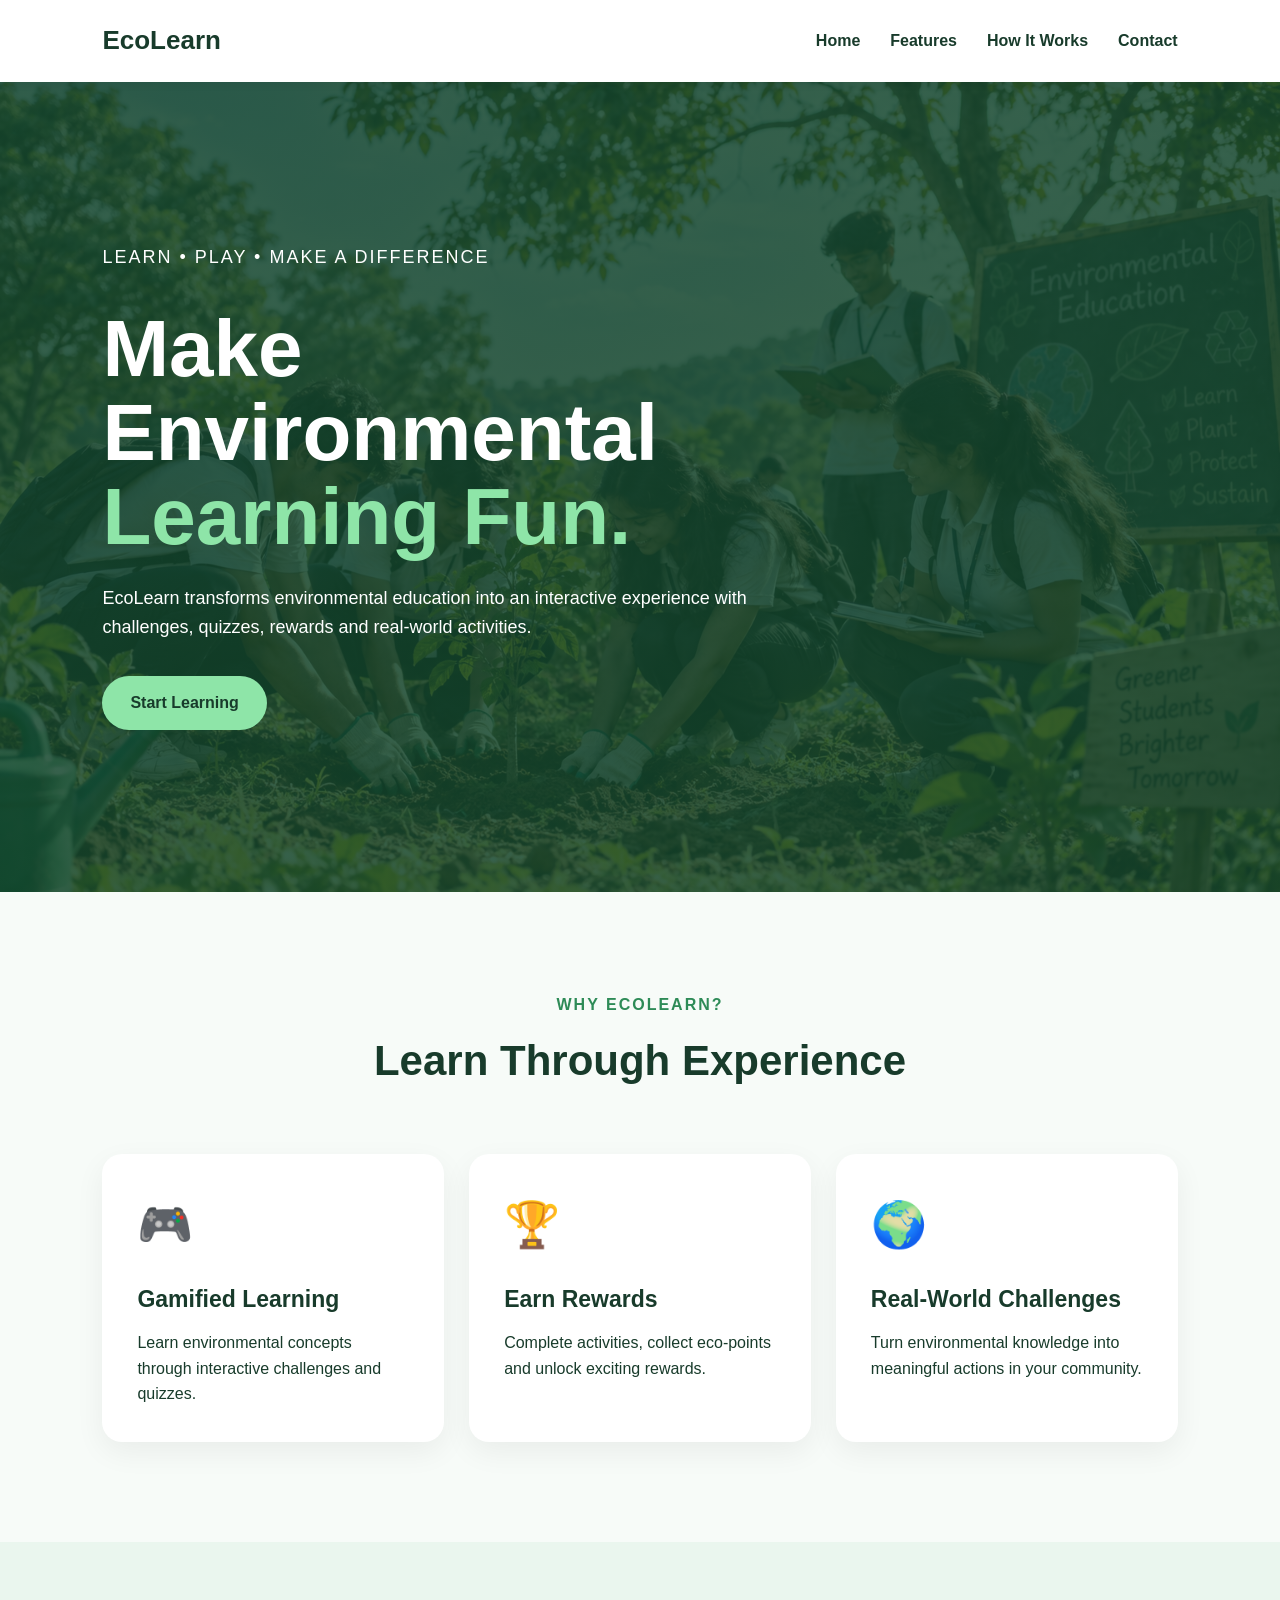
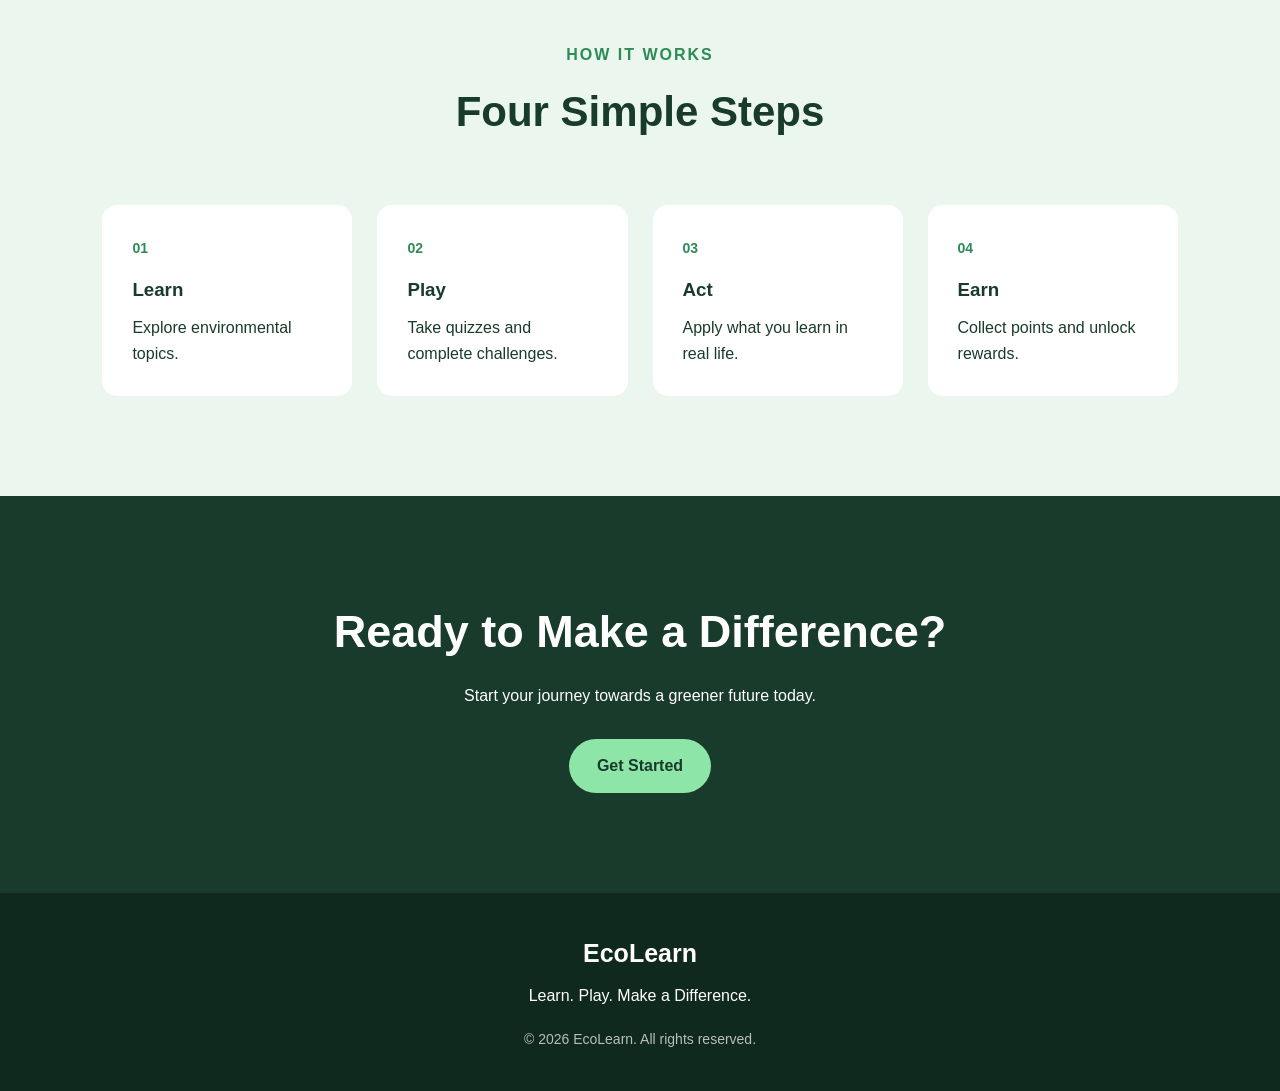
<file: WebDev-L1-LandingPage/index.html>
<!DOCTYPE html>
<html lang="en">
<head>
    <meta charset="UTF-8">
    <meta name="viewport" content="width=device-width, initial-scale=1.0">

    <title>EcoLearn | Learn. Play. Make a Difference.</title>

    <link rel="stylesheet" href="style.css">
</head>

<body>

    <!-- Navigation -->
    <header class="navbar">
        <div class="logo">EcoLearn</div>

        <nav>
            <a href="#home">Home</a>
            <a href="#features">Features</a>
            <a href="#how-it-works">How It Works</a>
            <a href="#contact">Contact</a>
        </nav>
    </header>


    <!-- Hero Section -->
    <section id="home" class="hero">

        <div class="hero-content">

            <p class="tagline">LEARN • PLAY • MAKE A DIFFERENCE</p>

            <h1>
                Make Environmental
                <span>Learning Fun.</span>
            </h1>

            <p>
                EcoLearn transforms environmental education into
                an interactive experience with challenges, quizzes,
                rewards and real-world activities.
            </p>

            <a href="#features" class="btn">
                Start Learning
            </a>

        </div>

    </section>


    <!-- Features Section -->
    <section id="features" class="features">

        <div class="section-heading">
            <p>WHY ECOLEARN?</p>
            <h2>Learn Through Experience</h2>
        </div>

        <div class="feature-grid">

            <div class="feature-card">
                <div class="icon">🎮</div>
                <h3>Gamified Learning</h3>
                <p>
                    Learn environmental concepts through
                    interactive challenges and quizzes.
                </p>
            </div>

            <div class="feature-card">
                <div class="icon">🏆</div>
                <h3>Earn Rewards</h3>
                <p>
                    Complete activities, collect eco-points
                    and unlock exciting rewards.
                </p>
            </div>

            <div class="feature-card">
                <div class="icon">🌍</div>
                <h3>Real-World Challenges</h3>
                <p>
                    Turn environmental knowledge into
                    meaningful actions in your community.
                </p>
            </div>

        </div>

    </section>


    <!-- How It Works -->
    <section id="how-it-works" class="how-it-works">

        <div class="section-heading">
            <p>HOW IT WORKS</p>
            <h2>Four Simple Steps</h2>
        </div>

        <div class="steps">

            <div class="step">
                <span>01</span>
                <h3>Learn</h3>
                <p>Explore environmental topics.</p>
            </div>

            <div class="step">
                <span>02</span>
                <h3>Play</h3>
                <p>Take quizzes and complete challenges.</p>
            </div>

            <div class="step">
                <span>03</span>
                <h3>Act</h3>
                <p>Apply what you learn in real life.</p>
            </div>

            <div class="step">
                <span>04</span>
                <h3>Earn</h3>
                <p>Collect points and unlock rewards.</p>
            </div>

        </div>

    </section>


    <!-- CTA -->
    <section id="contact" class="cta">

        <h2>Ready to Make a Difference?</h2>

        <p>
            Start your journey towards a greener future today.
        </p>

        <a href="mailto:hello@ecolearn.com" class="btn">
            Get Started
        </a>

    </section>


    <!-- Footer -->
    <footer>

        <div class="footer-logo">EcoLearn</div>

        <p>
            Learn. Play. Make a Difference.
        </p>

        <p class="copyright">
            © 2026 EcoLearn. All rights reserved.
        </p>

    </footer>

</body>
</html>
</file>
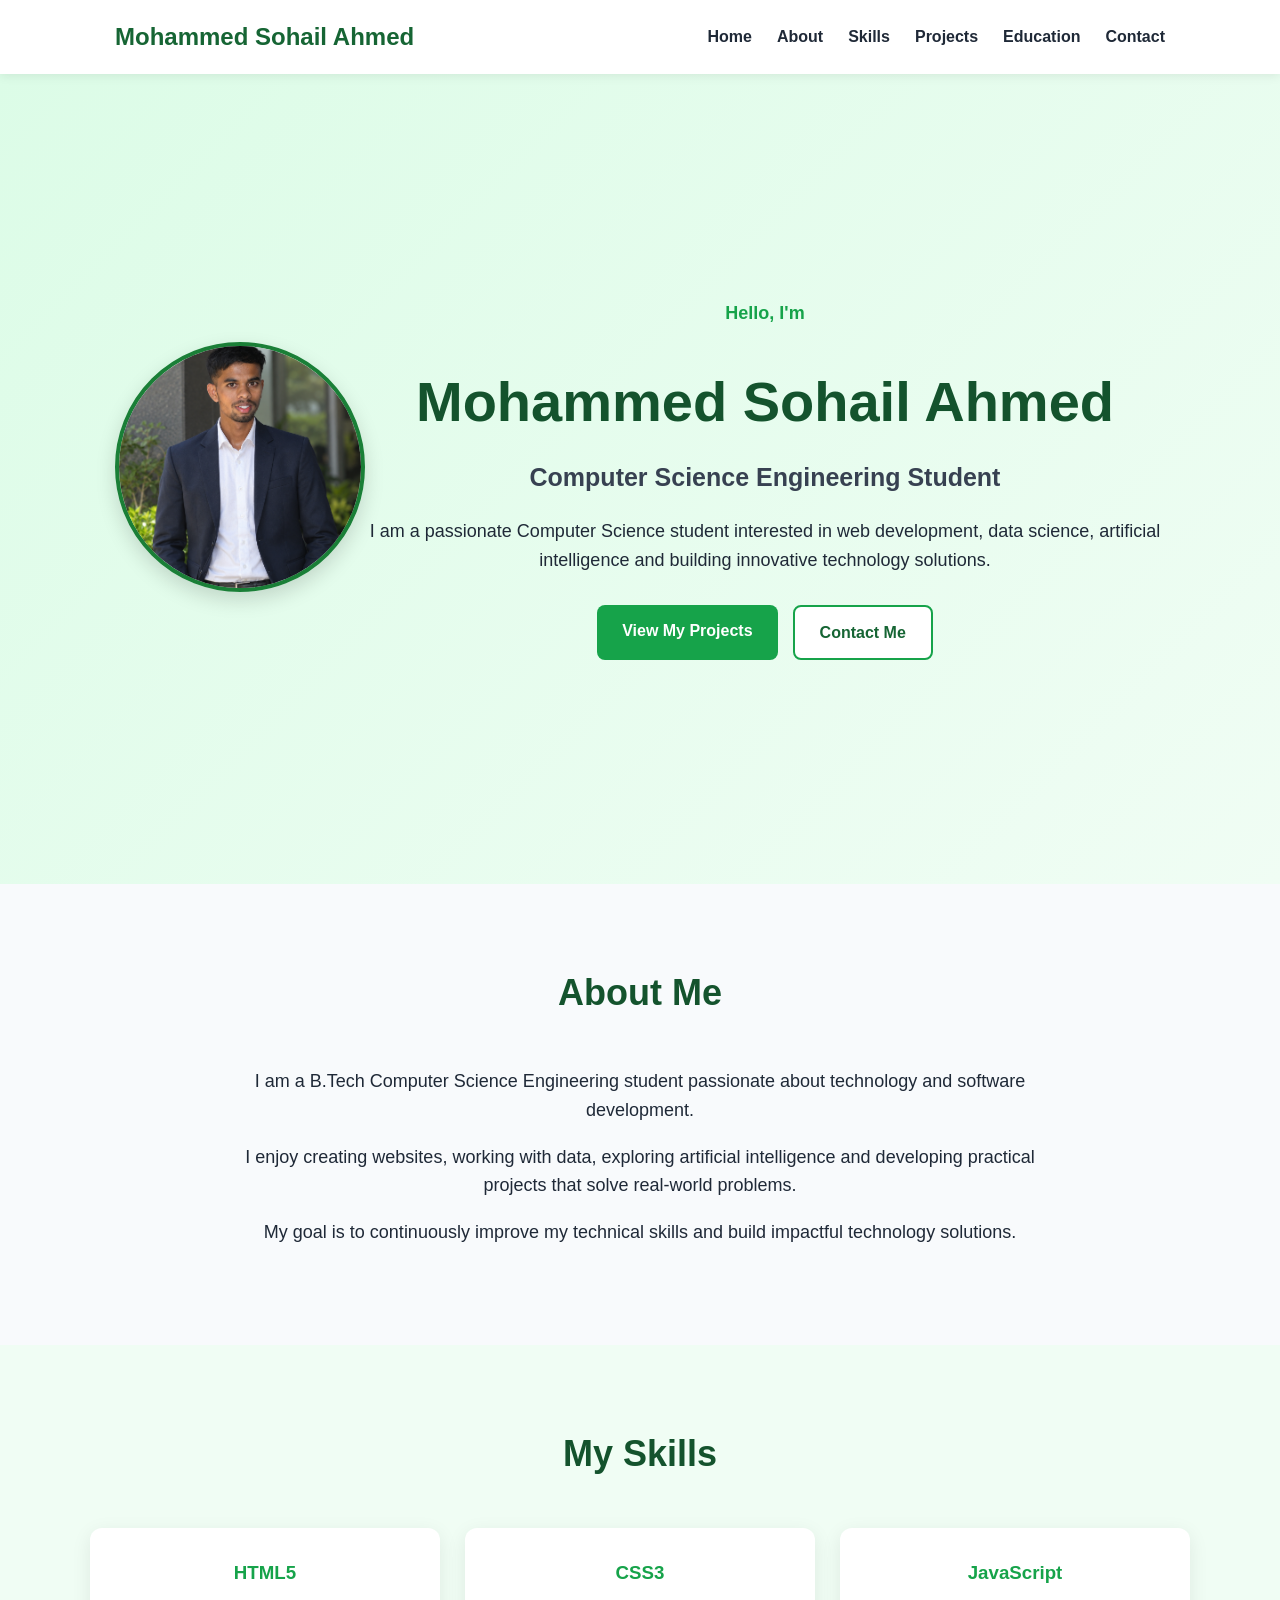
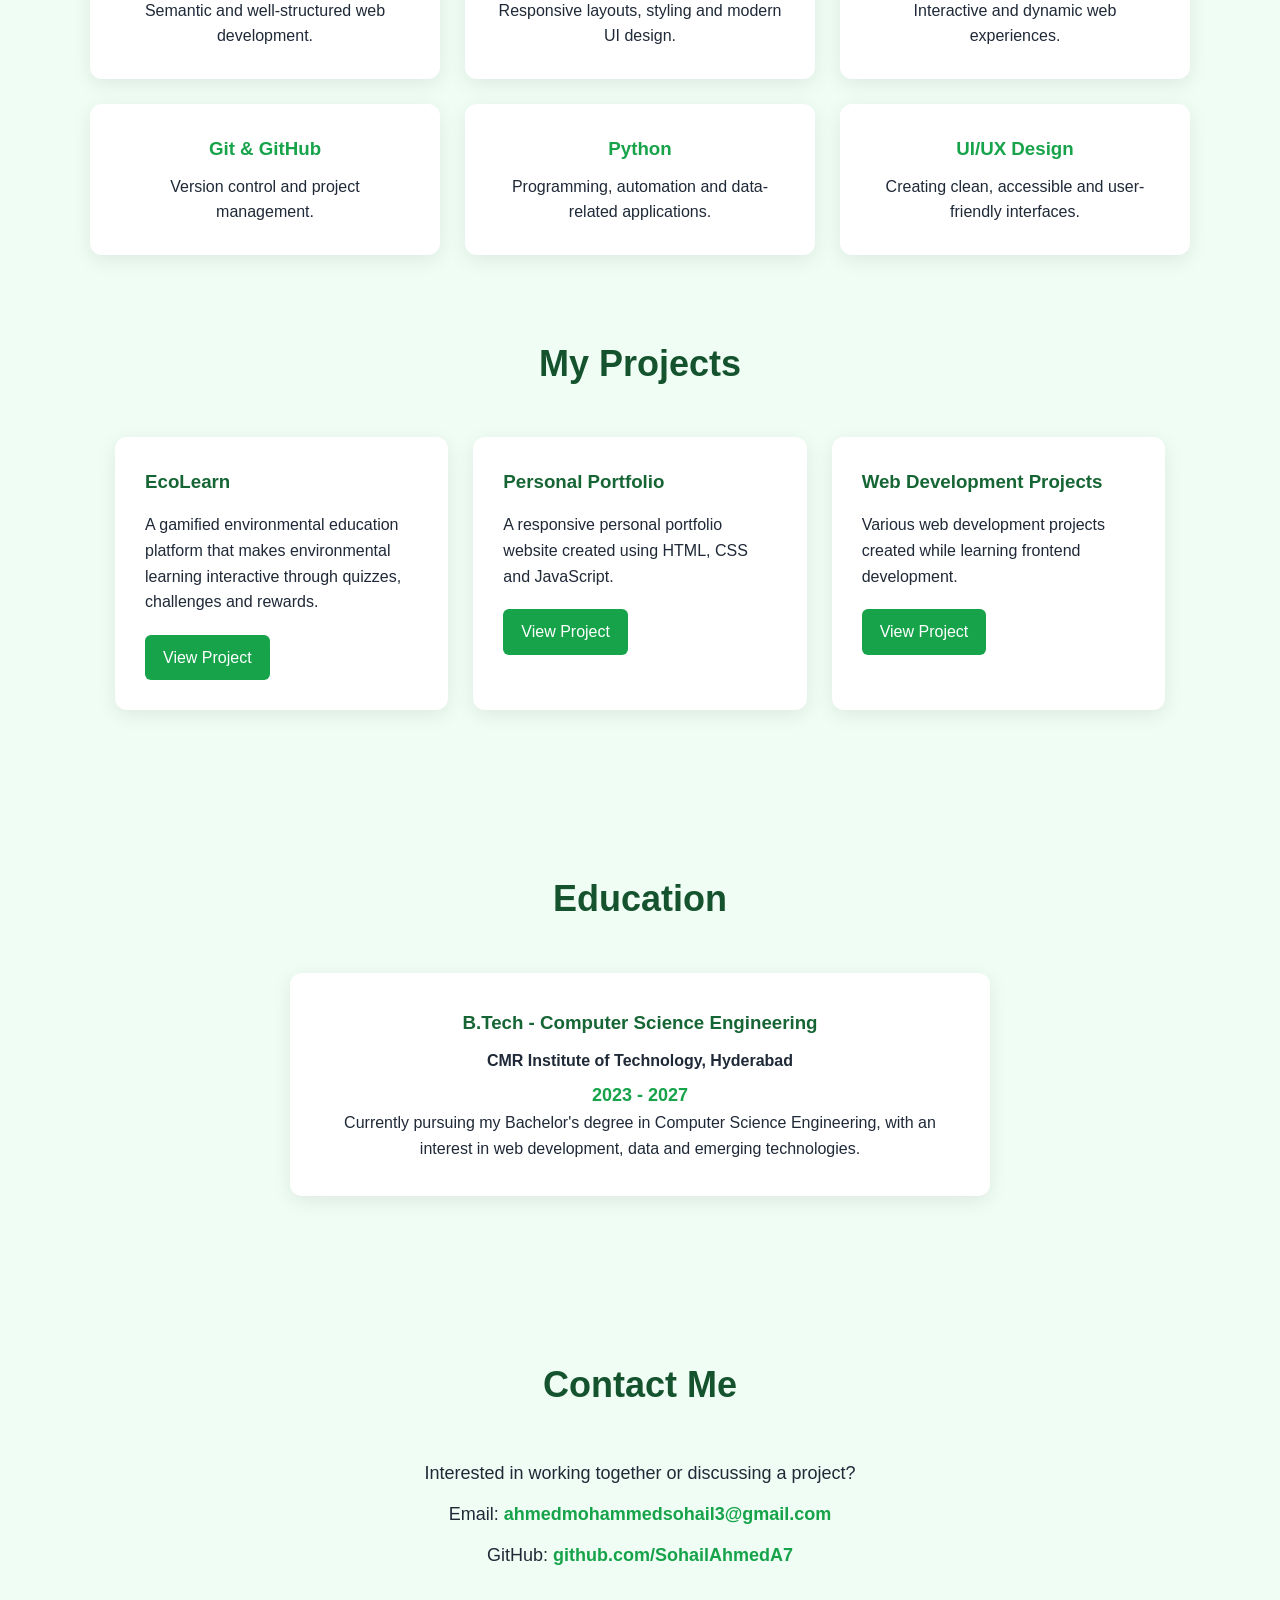
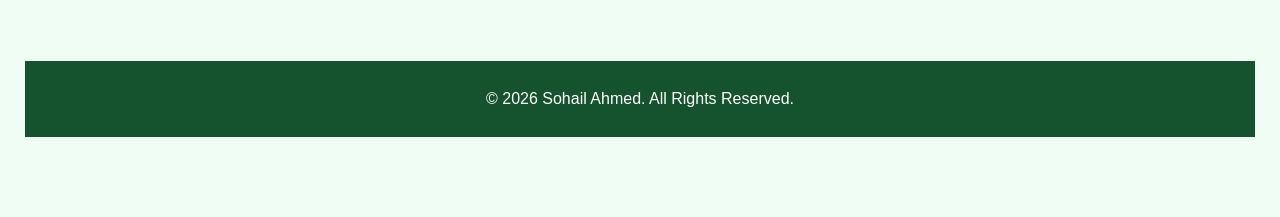
<file: WebDev-L1-PersonalPortfolio/index.html>
<!DOCTYPE html>
<html lang="en">
<head>
    <meta charset="UTF-8">
    <meta name="viewport" content="width=device-width, initial-scale=1.0">

    <title>Mohammed Sohail Ahmed | Personal Portfolio</title>

    <link rel="stylesheet" href="style.css">
</head>

<body>

    <!-- Navigation -->
    <header>
        <nav class="navbar">

            <div class="logo">
                Mohammed Sohail Ahmed
            </div>

            <ul class="nav-links">
                <li><a href="#home">Home</a></li>
                <li><a href="#about">About</a></li>
                <li><a href="#skills">Skills</a></li>
                <li><a href="#projects">Projects</a></li>
                <li><a href="#education">Education</a></li>
                <li><a href="#contact">Contact</a></li>
            </ul>

        </nav>
    </header>


    <!-- Home Section -->
    <section id="home" class="hero">
        <div class="hero-image">
    <img src="images/profile.png" alt="Mohammed Sohail Ahmed">
</div>

        <div class="hero-content">

            <p class="intro">Hello, I'm</p>

            <h1>Mohammed Sohail Ahmed</h1>

            <h2>Computer Science Engineering Student</h2>

            <p>
                I am a passionate Computer Science student interested in
                web development, data science, artificial intelligence
                and building innovative technology solutions.
            </p>

            <div class="hero-buttons">
                <a href="#projects" class="btn">View My Projects</a>
                <a href="#contact" class="btn secondary">Contact Me</a>
            </div>

        </div>

    </section>


    <!-- About Section -->
    <section id="about" class="section">

        <h2 class="section-title">About Me</h2>

        <div class="about-content">

            <div class="about-text">

                <p>
                    I am a B.Tech Computer Science Engineering student
                    passionate about technology and software development.
                </p>

                <p>
                    I enjoy creating websites, working with data,
                    exploring artificial intelligence and developing
                    practical projects that solve real-world problems.
                </p>

                <p>
                    My goal is to continuously improve my technical skills
                    and build impactful technology solutions.
                </p>

            </div>

        </div>

    </section>


    <!-- Skills Section -->
    <section id="skills" class="section skills-section">

        <h2 class="section-title">My Skills</h2>

<div class="skills-grid">

    <div class="skill-card">
        <h3>HTML5</h3>
        <p>Semantic and well-structured web development.</p>
    </div>

    <div class="skill-card">
        <h3>CSS3</h3>
        <p>Responsive layouts, styling and modern UI design.</p>
    </div>

    <div class="skill-card">
        <h3>JavaScript</h3>
        <p>Interactive and dynamic web experiences.</p>
    </div>

    <div class="skill-card">
        <h3>Git & GitHub</h3>
        <p>Version control and project management.</p>
    </div>

    <div class="skill-card">
        <h3>Python</h3>
        <p>Programming, automation and data-related applications.</p>
    </div>

    <div class="skill-card">
        <h3>UI/UX Design</h3>
        <p>Creating clean, accessible and user-friendly interfaces.</p>
    </div>

</div>

    <!-- Projects Section -->
    <section id="projects" class="section">

        <h2 class="section-title">My Projects</h2>

        <div class="projects-grid">

            <div class="project-card">

                <h3>EcoLearn</h3>

                <p>
                    A gamified environmental education platform that
                    makes environmental learning interactive through
                    quizzes, challenges and rewards.
                </p>

                <a href="https://eco-chi-smoky.vercel.app/" 
   class="project-btn" 
   target="_blank">
    View Project
</a>

            </div>


            <div class="project-card">

                <h3>Personal Portfolio</h3>

                <p>
                    A responsive personal portfolio website created
                    using HTML, CSS and JavaScript.
                </p>

                <a href="https://github.com/SohailAhmedA7/OIBSIP" 
   class="project-btn" 
   target="_blank">
    View Project
</a>
            </div>


            <div class="project-card">

                <h3>Web Development Projects</h3>

                <p>
                    Various web development projects created while
                    learning frontend development.
                </p>

                <a href="#" class="project-btn">View Project</a>

            </div>

        </div>

    </section>


    <!-- Education Section -->
    <section id="education" class="section education-section">

       

    <h2 class="section-title">Education</h2>

    <div class="education-card">

        <h3>B.Tech - Computer Science Engineering</h3>

        <h4>CMR Institute of Technology, Hyderabad</h4>
<p class="education-year">2023 - 2027</p>

        <p>
            Currently pursuing my Bachelor's degree in Computer Science
            Engineering, with an interest in web development, data and
            emerging technologies.
        </p>

    </div>

</section>


    <!-- Contact Section -->
    <section id="contact" class="section contact-section">

        <h2 class="section-title">Contact Me</h2>

        <div class="contact-content">

            <p>
                Interested in working together or discussing a project?
            </p>

            <p>
                Email:
                <a href="mailto:ahmedmohammedsohail3@gmail.com">
                    ahmedmohammedsohail3@gmail.com
                </a>
            </p>

            <p>
                GitHub:
                <a href="https://github.com/SohailAhmedA7" target="_blank">
                    github.com/SohailAhmedA7
                </a>
            </p>

        </div>

    </section>


    <!-- Footer -->
    <footer>

        <p>
            © 2026 Sohail Ahmed. All Rights Reserved.
        </p>

    </footer>


    <script src="script.js"></script>

</body>
</html>
</file>
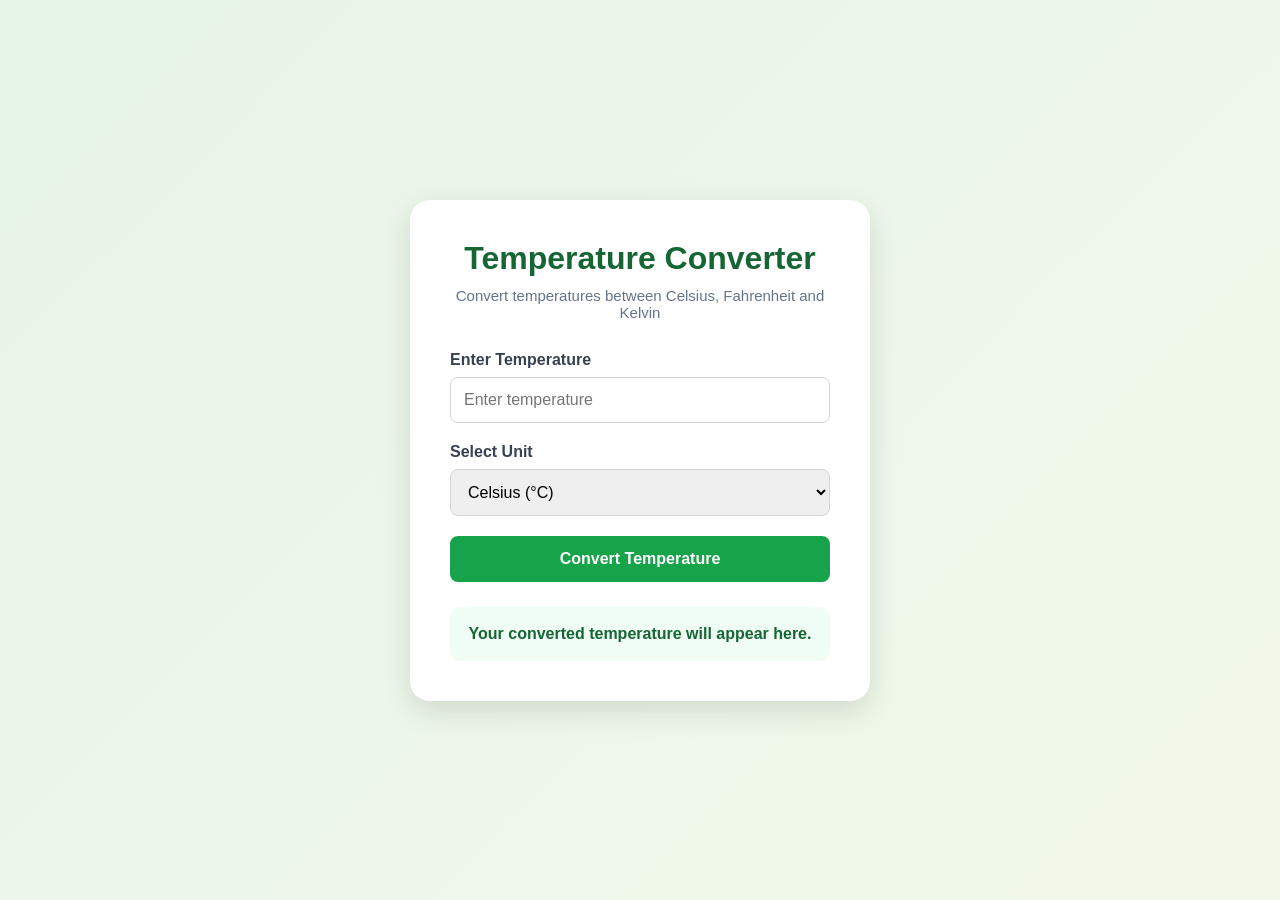
<file: WebDev-L1-TemperatureConverter/index.html>
<!DOCTYPE html>
<html lang="en">
<head>
    <meta charset="UTF-8">
    <meta name="viewport" content="width=device-width, initial-scale=1.0">
    <title>Temperature Converter | Mohammed Sohail Ahmed</title>
    <link rel="stylesheet" href="style.css">
</head>

<body>

    <div class="converter-container">

        <div class="converter-box">

            <h1>Temperature Converter</h1>

            <p class="subtitle">
                Convert temperatures between Celsius, Fahrenheit and Kelvin
            </p>

            <label for="temperature">Enter Temperature</label>

            <input
                type="number"
                id="temperature"
                placeholder="Enter temperature"
                step="any"
            >

            <label for="unit">Select Unit</label>

            <select id="unit">
                <option value="celsius">Celsius (°C)</option>
                <option value="fahrenheit">Fahrenheit (°F)</option>
                <option value="kelvin">Kelvin (K)</option>
            </select>

            <button id="convertBtn">Convert Temperature</button>

            <div id="error" class="error"></div>

            <div id="result" class="result">
                Your converted temperature will appear here.
            </div>

        </div>

    </div>

    <script src="script.js"></script>

</body>
</html>
</file>
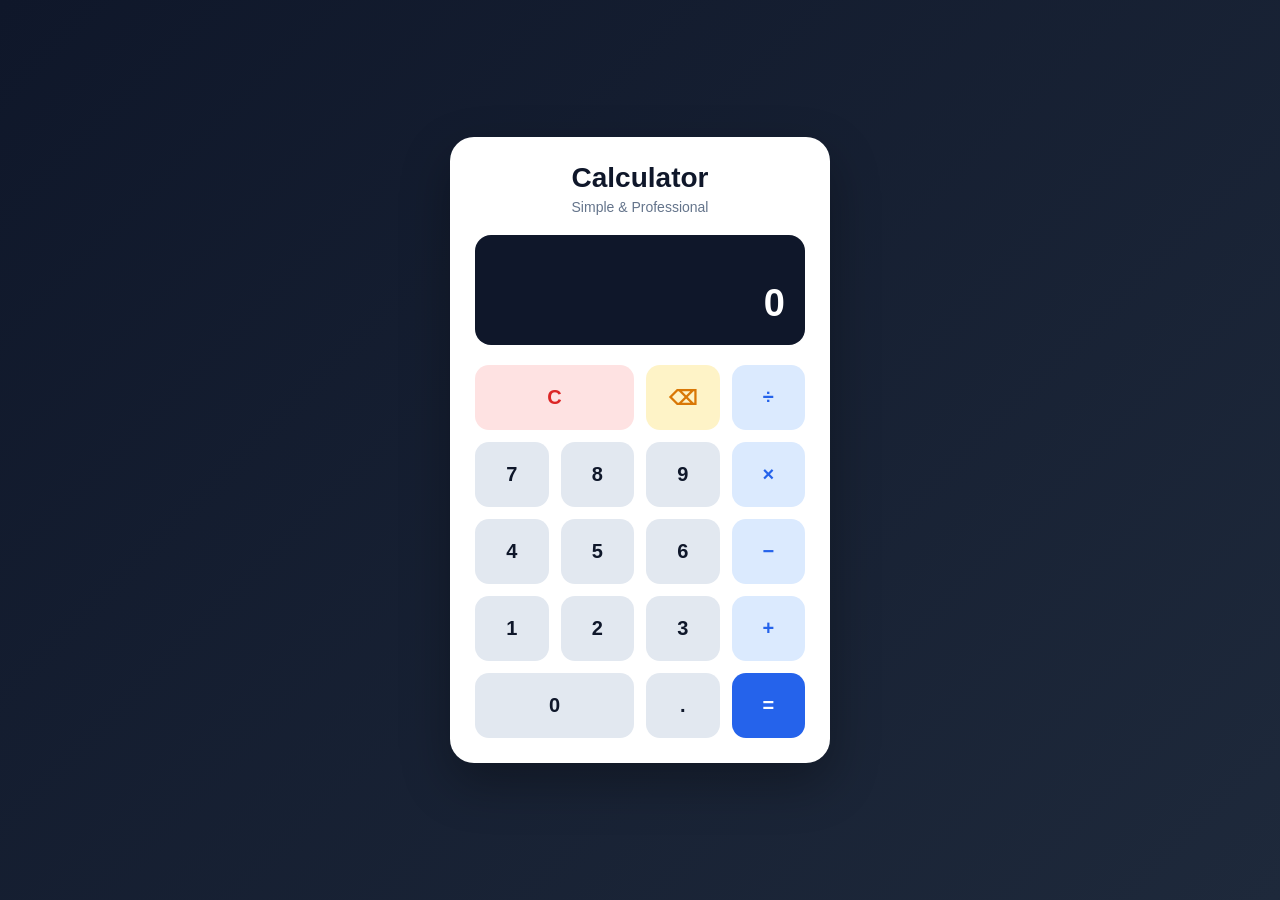
<file: WebDev-L2-Calculator/index.html>
<!DOCTYPE html>
<html lang="en">
<head>
    <meta charset="UTF-8">
    <meta name="viewport" content="width=device-width, initial-scale=1.0">
    <title>Professional Calculator</title>
    <link rel="stylesheet" href="style.css">
</head>

<body>

    <main class="calculator-container">

        <div class="calculator">
            <div class="calculator-header">
                <h1>Calculator</h1>
                <p>Simple & Professional</p>
            </div>

            <div class="display">
                <div id="previous-display"></div>
                <div id="current-display">0</div>
            </div>

            <div class="buttons">

                <button class="span-two clear" data-action="clear">C</button>
                <button class="delete" data-action="delete">⌫</button>
                <button class="operator" data-operation="/">÷</button>

                <button class="number" data-number="7">7</button>
                <button class="number" data-number="8">8</button>
                <button class="number" data-number="9">9</button>
                <button class="operator" data-operation="*">×</button>

                <button class="number" data-number="4">4</button>
                <button class="number" data-number="5">5</button>
                <button class="number" data-number="6">6</button>
                <button class="operator" data-operation="-">−</button>

                <button class="number" data-number="1">1</button>
                <button class="number" data-number="2">2</button>
                <button class="number" data-number="3">3</button>
                <button class="operator" data-operation="+">+</button>

                <button class="number span-two" data-number="0">0</button>
                <button class="number" data-number=".">.</button>
                <button class="equals" data-action="equals">=</button>

            </div>
        </div>

    </main>

    <script src="script.js"></script>

</body>
</html>
</file>
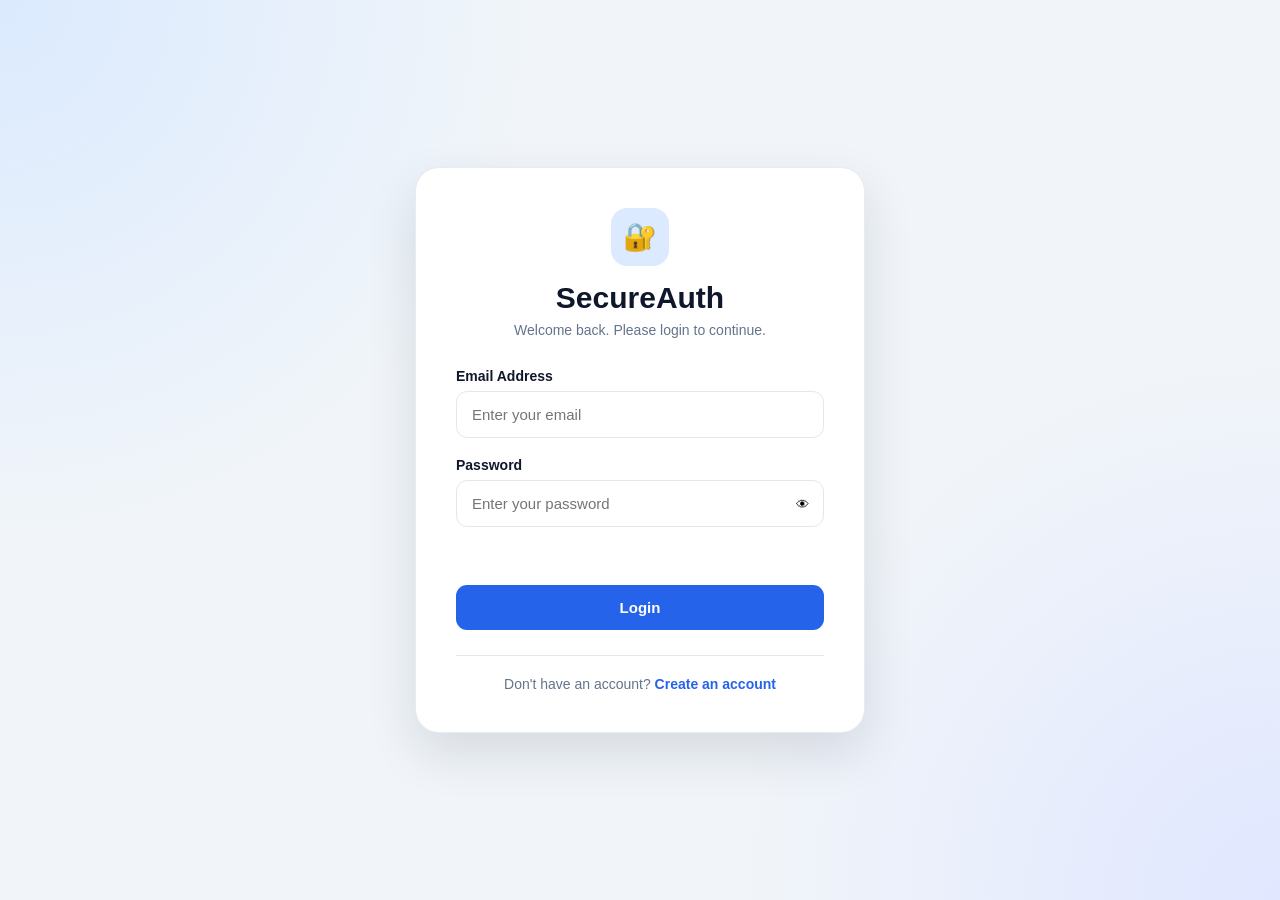
<file: WebDev-L2-LoginAuthentication/index.html>
<!DOCTYPE html>
<html lang="en">
<head>
    <meta charset="UTF-8">
    <meta name="viewport" content="width=device-width, initial-scale=1.0">

    <title>SecureAuth | Login</title>

    <link rel="stylesheet" href="style.css">
</head>

<body>

    <main class="auth-container">

        <section class="auth-card">

            <div class="brand">
                <div class="brand-icon">🔐</div>
                <h1>SecureAuth</h1>
                <p>Welcome back. Please login to continue.</p>
            </div>

            <form id="login-form" class="auth-form">

                <div class="form-group">
                    <label for="login-email">
                        Email Address
                    </label>

                    <input
                        type="email"
                        id="login-email"
                        placeholder="Enter your email"
                        autocomplete="email"
                        required
                    >
                </div>


                <div class="form-group">
                    <label for="login-password">
                        Password
                    </label>

                    <div class="password-wrapper">

                        <input
                            type="password"
                            id="login-password"
                            placeholder="Enter your password"
                            autocomplete="current-password"
                            required
                        >

                        <button
                            type="button"
                            class="password-toggle"
                            id="login-password-toggle"
                            aria-label="Show password"
                        >
                            👁
                        </button>

                    </div>
                </div>


                <div
                    id="login-message"
                    class="form-message"
                    role="alert"
                ></div>


                <button type="submit" class="auth-button">
                    Login
                </button>

            </form>


            <div class="auth-footer">
                <p>
                    Don't have an account?
                    <a href="register.html">Create an account</a>
                </p>
            </div>

        </section>

    </main>

    <script src="script.js"></script>

</body>
</html>
</file>
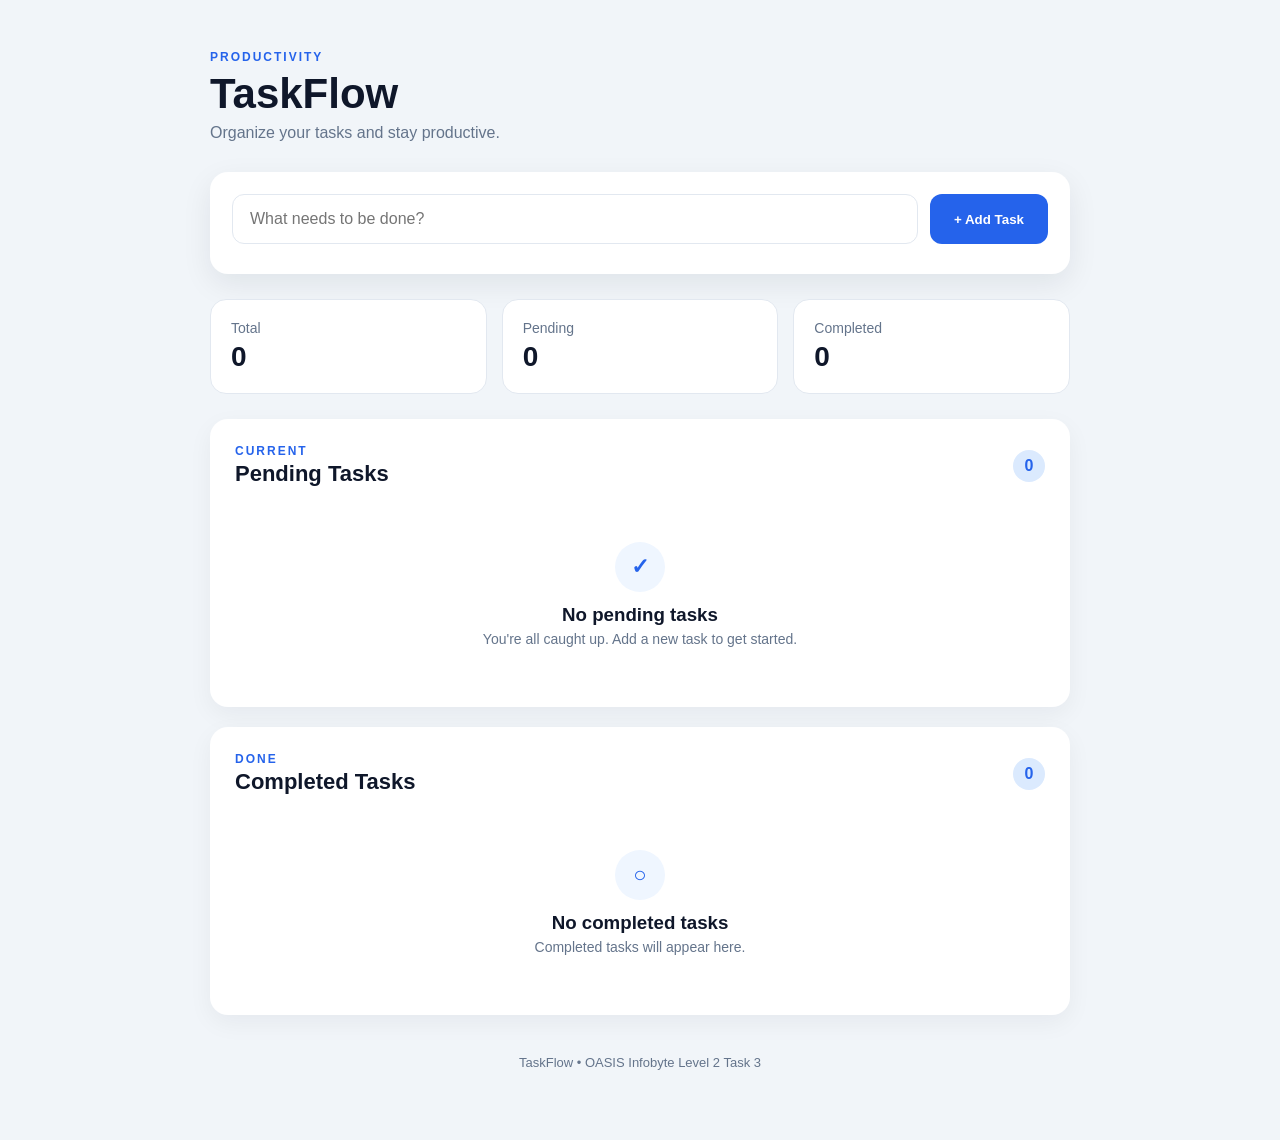
<file: WebDev-L2-ToDoApp/index.html>
<!DOCTYPE html>
<html lang="en">
<head>
    <meta charset="UTF-8">
    <meta name="viewport" content="width=device-width, initial-scale=1.0">

    <title>TaskFlow | To-Do App</title>

    <link rel="stylesheet" href="style.css">
</head>

<body>

    <main class="app-container">

        <!-- Header -->
        <header class="app-header">
            <div>
                <p class="eyebrow">PRODUCTIVITY</p>
                <h1>TaskFlow</h1>
                <p class="subtitle">
                    Organize your tasks and stay productive.
                </p>
            </div>
        </header>


        <!-- Task Input -->
        <section class="task-input-section">

            <form id="task-form">

                <input
                    type="text"
                    id="task-input"
                    placeholder="What needs to be done?"
                    autocomplete="off"
                >

                <button type="submit" class="add-button">
                    + Add Task
                </button>

            </form>

            <p id="input-error" class="input-error"></p>

        </section>


        <!-- Statistics -->
        <section class="stats">

            <div class="stat-card">
                <span class="stat-label">Total</span>
                <strong id="total-count">0</strong>
            </div>

            <div class="stat-card">
                <span class="stat-label">Pending</span>
                <strong id="pending-count">0</strong>
            </div>

            <div class="stat-card">
                <span class="stat-label">Completed</span>
                <strong id="completed-count">0</strong>
            </div>

        </section>


        <!-- Pending Tasks -->
        <section class="task-section">

            <div class="section-header">
                <div>
                    <p class="section-label">CURRENT</p>
                    <h2>Pending Tasks</h2>
                </div>

                <span id="pending-badge" class="task-badge">0</span>
            </div>

            <div id="pending-tasks" class="task-list"></div>

            <div id="pending-empty" class="empty-state">
                <div class="empty-icon">✓</div>
                <h3>No pending tasks</h3>
                <p>
                    You're all caught up. Add a new task to get started.
                </p>
            </div>

        </section>


        <!-- Completed Tasks -->
        <section class="task-section completed-section">

            <div class="section-header">
                <div>
                    <p class="section-label">DONE</p>
                    <h2>Completed Tasks</h2>
                </div>

                <span id="completed-badge" class="task-badge">0</span>
            </div>

            <div id="completed-tasks" class="task-list"></div>

            <div id="completed-empty" class="empty-state">
                <div class="empty-icon">○</div>
                <h3>No completed tasks</h3>
                <p>
                    Completed tasks will appear here.
                </p>
            </div>

        </section>


        <footer>
            <p>TaskFlow • OASIS Infobyte Level 2 Task 3</p>
        </footer>

    </main>


    <script src="script.js"></script>

</body>
</html>
</file>
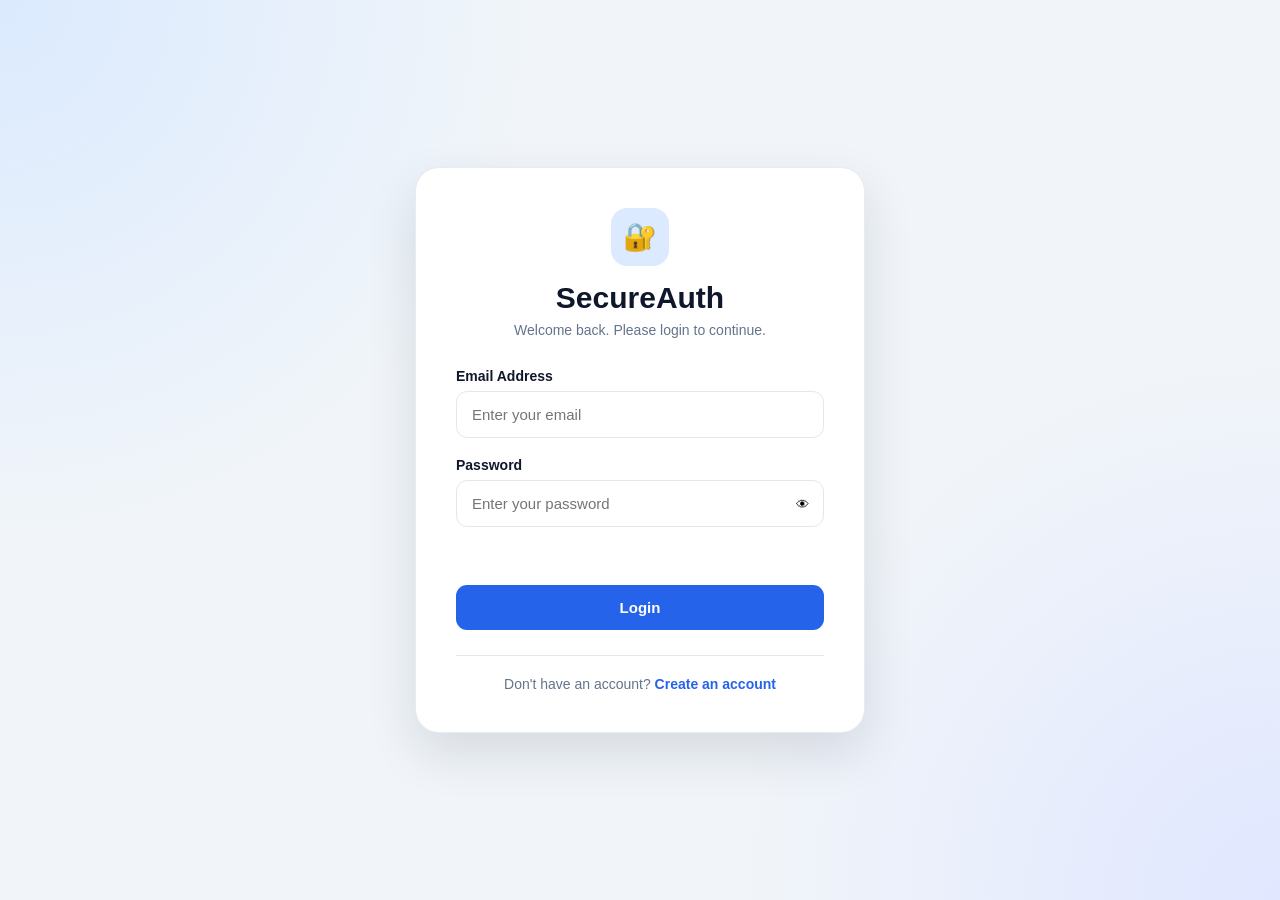
<file: WebDev-L2-LoginAuthentication/dashboard.html>
<!DOCTYPE html>
<html lang="en">
<head>
    <meta charset="UTF-8">
    <meta name="viewport" content="width=device-width, initial-scale=1.0">

    <title>SecureAuth | Dashboard</title>

    <link rel="stylesheet" href="style.css">
</head>

<body>

    <main class="dashboard-container">

        <header class="dashboard-header">

            <div class="dashboard-brand">
                <div class="brand-icon">🔐</div>

                <div>
                    <p class="eyebrow">SECUREAUTH</p>
                    <h1>Dashboard</h1>
                </div>
            </div>

            <button id="logout-button" class="logout-button">
                Logout
            </button>

        </header>


        <section class="welcome-card">

            <div class="welcome-icon">
                👋
            </div>

            <div>
                <p class="eyebrow">WELCOME BACK</p>

                <h2>
                    Hello, <span id="user-name">User</span>!
                </h2>

                <p>
                    You have successfully logged in to your
                    protected dashboard.
                </p>
            </div>

        </section>


        <section class="dashboard-grid">

            <div class="dashboard-card">

                <div class="card-icon">
                    👤
                </div>

                <div>
                    <span class="card-label">
                        Account Name
                    </span>

                    <strong id="dashboard-name">
                        —
                    </strong>
                </div>

            </div>


            <div class="dashboard-card">

                <div class="card-icon">
                    📧
                </div>

                <div>
                    <span class="card-label">
                        Email Address
                    </span>

                    <strong id="dashboard-email">
                        —
                    </strong>
                </div>

            </div>


            <div class="dashboard-card">

                <div class="card-icon">
                    🛡️
                </div>

                <div>
                    <span class="card-label">
                        Account Status
                    </span>

                    <strong class="status-active">
                        Active
                    </strong>
                </div>

            </div>


            <div class="dashboard-card">

                <div class="card-icon">
                    🔒
                </div>

                <div>
                    <span class="card-label">
                        Security
                    </span>

                    <strong>
                        Protected
                    </strong>
                </div>

            </div>

        </section>


        <section class="security-notice">

            <div class="notice-icon">
                ✓
            </div>

            <div>
                <h3>Protected Area</h3>

                <p>
                    This dashboard can only be accessed after
                    successful authentication.
                </p>
            </div>

        </section>


        <footer>
            <p>
                SecureAuth • OASIS Infobyte Level 2 Task 4
            </p>
        </footer>

    </main>


    <script src="script.js"></script>

</body>
</html>
</file>
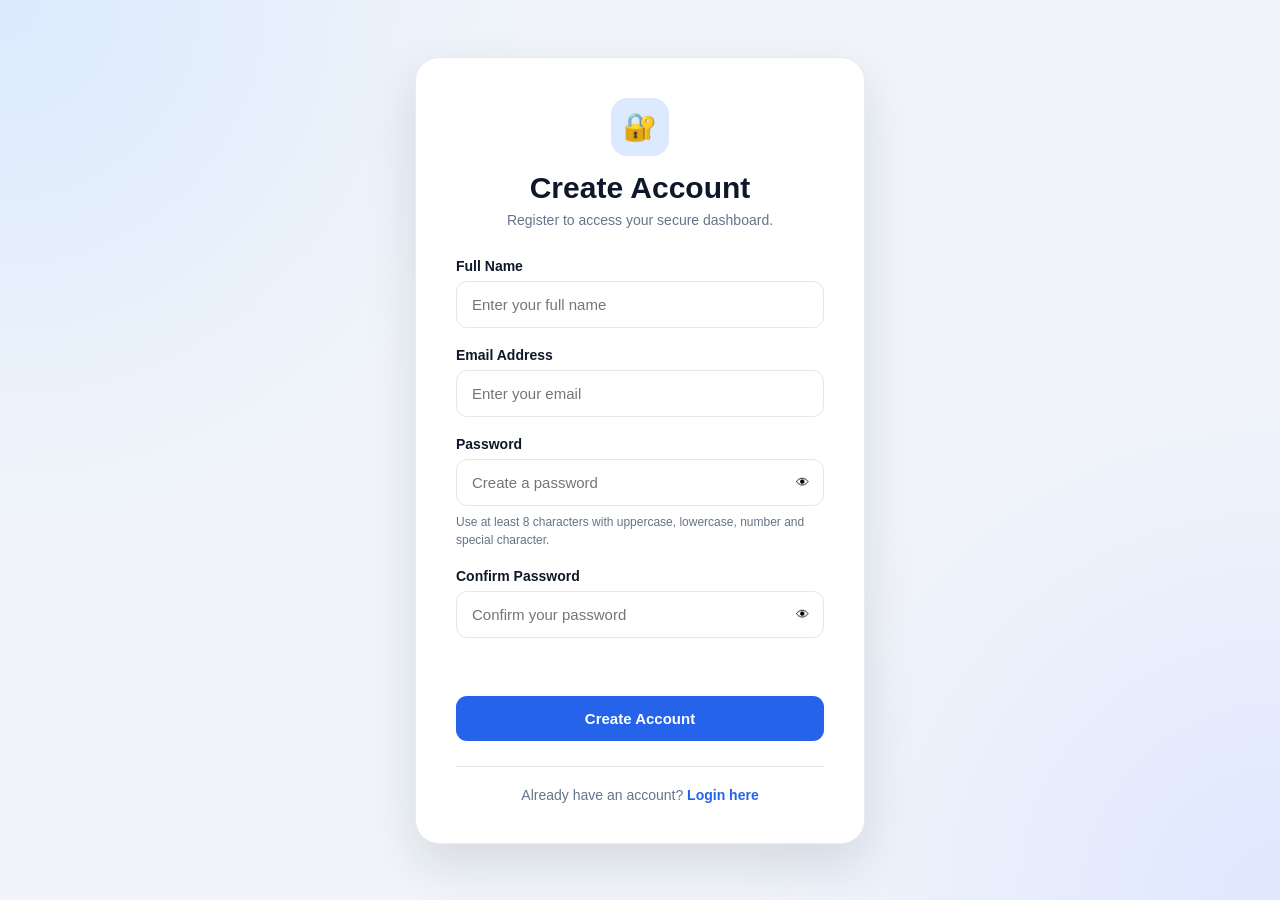
<file: WebDev-L2-LoginAuthentication/register.html>
<!DOCTYPE html>
<html lang="en">
<head>
    <meta charset="UTF-8">
    <meta name="viewport" content="width=device-width, initial-scale=1.0">

    <title>SecureAuth | Register</title>

    <link rel="stylesheet" href="style.css">
</head>

<body>

    <main class="auth-container">

        <section class="auth-card">

            <div class="brand">
                <div class="brand-icon">🔐</div>

                <h1>Create Account</h1>

                <p>
                    Register to access your secure dashboard.
                </p>
            </div>


            <form id="register-form" class="auth-form">

                <div class="form-group">
                    <label for="register-name">
                        Full Name
                    </label>

                    <input
                        type="text"
                        id="register-name"
                        placeholder="Enter your full name"
                        autocomplete="name"
                        required
                    >
                </div>


                <div class="form-group">
                    <label for="register-email">
                        Email Address
                    </label>

                    <input
                        type="email"
                        id="register-email"
                        placeholder="Enter your email"
                        autocomplete="email"
                        required
                    >
                </div>


                <div class="form-group">
                    <label for="register-password">
                        Password
                    </label>

                    <div class="password-wrapper">

                        <input
                            type="password"
                            id="register-password"
                            placeholder="Create a password"
                            autocomplete="new-password"
                            required
                        >

                        <button
                            type="button"
                            class="password-toggle"
                            id="register-password-toggle"
                            aria-label="Show password"
                        >
                            👁
                        </button>

                    </div>

                    <small class="password-hint">
                        Use at least 8 characters with uppercase,
                        lowercase, number and special character.
                    </small>
                </div>


                <div class="form-group">
                    <label for="confirm-password">
                        Confirm Password
                    </label>

                    <div class="password-wrapper">

                        <input
                            type="password"
                            id="confirm-password"
                            placeholder="Confirm your password"
                            autocomplete="new-password"
                            required
                        >

                        <button
                            type="button"
                            class="password-toggle"
                            id="confirm-password-toggle"
                            aria-label="Show password"
                        >
                            👁
                        </button>

                    </div>
                </div>


                <div
                    id="register-message"
                    class="form-message"
                    role="alert"
                ></div>


                <button type="submit" class="auth-button">
                    Create Account
                </button>

            </form>


            <div class="auth-footer">
                <p>
                    Already have an account?
                    <a href="index.html">Login here</a>
                </p>
            </div>

        </section>

    </main>


    <script src="script.js"></script>

</body>
</html>
</file>
<file: WebDev-L1-LandingPage/style.css>
/* =========================
   RESET
========================= */

* {
    margin: 0;
    padding: 0;
    box-sizing: border-box;
}

html {
    scroll-behavior: smooth;
}

body {
    font-family: Arial, sans-serif;
    color: #183b2b;
    background: #f7fbf8;
    line-height: 1.6;
}


/* =========================
   NAVIGATION
========================= */

.navbar {
    display: flex;
    justify-content: space-between;
    align-items: center;

    padding: 20px 8%;

    background: white;

    position: sticky;
    top: 0;
    z-index: 1000;

    box-shadow: 0 2px 10px rgba(0, 0, 0, 0.05);
}

.logo {
    font-size: 26px;
    font-weight: bold;
}

nav {
    display: flex;
    gap: 30px;
}

nav a {
    text-decoration: none;
    color: #183b2b;
    font-weight: 600;
}

nav a:hover {
    color: #2e8b57;
}


/* =========================
   HERO
========================= */

.hero {
    min-height: 90vh;

    display: flex;
    align-items: center;

    padding: 80px 8%;

    background:
        linear-gradient(
            rgba(20, 70, 45, 0.85),
            rgba(20, 70, 45, 0.85)
        ),
        url("images/hero.png");

    background-size: cover;
    background-position: center;

    color: white;
}

.hero-content {
    max-width: 750px;
}

.tagline {
    font-size: 14px;
    letter-spacing: 2px;
    margin-bottom: 20px;
}

.hero h1 {
    font-size: clamp(45px, 7vw, 80px);
    line-height: 1.05;
    margin-bottom: 25px;
}

.hero h1 span {
    color: #8ee5a8;
}

.hero p {
    font-size: 18px;
    max-width: 650px;
    margin-bottom: 35px;
}


/* =========================
   BUTTON
========================= */

.btn {
    display: inline-block;

    padding: 14px 28px;

    background: #8ee5a8;
    color: #183b2b;

    text-decoration: none;

    border-radius: 30px;

    font-weight: bold;

    transition: 0.3s;
}

.btn:hover {
    transform: translateY(-3px);
}


/* =========================
   GENERAL SECTIONS
========================= */

.features,
.how-it-works {
    padding: 100px 8%;
}

.section-heading {
    text-align: center;
    margin-bottom: 60px;
}

.section-heading p {
    color: #2e8b57;
    font-weight: bold;
    letter-spacing: 2px;
}

.section-heading h2 {
    font-size: 42px;
    margin-top: 10px;
}


/* =========================
   FEATURES
========================= */

.feature-grid {
    display: grid;

    grid-template-columns: repeat(3, 1fr);

    gap: 25px;
}

.feature-card {
    background: white;

    padding: 35px;

    border-radius: 20px;

    box-shadow: 0 10px 30px rgba(0, 0, 0, 0.06);

    transition: 0.3s;
}

.feature-card:hover {
    transform: translateY(-8px);
}

.icon {
    font-size: 45px;
    margin-bottom: 20px;
}

.feature-card h3 {
    font-size: 23px;
    margin-bottom: 12px;
}


/* =========================
   HOW IT WORKS
========================= */

.how-it-works {
    background: #eaf6ee;
}

.steps {
    display: grid;

    grid-template-columns: repeat(4, 1fr);

    gap: 25px;
}

.step {
    background: white;

    padding: 30px;

    border-radius: 15px;
}

.step span {
    font-size: 14px;
    font-weight: bold;
    color: #2e8b57;
}

.step h3 {
    margin: 15px 0 10px;
}


/* =========================
   CTA
========================= */

.cta {
    text-align: center;

    padding: 100px 8%;

    background: #183b2b;

    color: white;
}

.cta h2 {
    font-size: 45px;
    margin-bottom: 15px;
}

.cta p {
    margin-bottom: 30px;
}


/* =========================
   FOOTER
========================= */

footer {
    text-align: center;

    padding: 40px 8%;

    background: #10291e;

    color: white;
}

.footer-logo {
    font-size: 25px;
    font-weight: bold;
    margin-bottom: 10px;
}

.copyright {
    margin-top: 20px;
    font-size: 14px;
    opacity: 0.7;
}


/* =========================
   RESPONSIVE DESIGN
========================= */

@media (max-width: 800px) {

    .navbar {
        flex-direction: column;
        gap: 15px;
    }

    nav {
        gap: 15px;
        flex-wrap: wrap;
        justify-content: center;
    }

    .feature-grid {
        grid-template-columns: 1fr;
    }

    .steps {
        grid-template-columns: 1fr 1fr;
    }

    .hero {
        min-height: 80vh;
    }

    .cta h2 {
        font-size: 35px;
    }
}


@media (max-width: 500px) {

    .steps {
        grid-template-columns: 1fr;
    }

    .hero {
        padding: 60px 6%;
    }

    .features,
    .how-it-works {
        padding: 70px 6%;
    }

}
</file>
<file: WebDev-L1-PersonalPortfolio/style.css>
* {
    margin: 0;
    padding: 0;
    box-sizing: border-box;
}

html {
    scroll-behavior: smooth;
}

body {
    font-family: Arial, sans-serif;
    line-height: 1.6;
    color: #1f2937;
    background: #f8fafc;
}

/* Navigation */
header {
    background: #ffffff;
    position: sticky;
    top: 0;
    z-index: 1000;
    box-shadow: 0 2px 10px rgba(0, 0, 0, 0.08);
}

.navbar {
    max-width: 1100px;
    margin: auto;
    padding: 18px 25px;
    display: flex;
    justify-content: space-between;
    align-items: center;
}

.logo {
    font-size: 24px;
    font-weight: bold;
    color: #166534;
}

.nav-links {
    display: flex;
    list-style: none;
    gap: 25px;
}

.nav-links a {
    text-decoration: none;
    color: #1f2937;
    font-weight: 600;
}

.nav-links a:hover {
    color: #16a34a;
}

/* Hero */
.hero {
    min-height: 90vh;
    display: flex;
    align-items: center;
    justify-content: center;
    text-align: center;
    padding: 80px 20px;
    background: linear-gradient(135deg, #dcfce7, #f0fdf4);
}

.hero-content {
    max-width: 800px;
}

.intro {
    color: #16a34a;
    font-size: 20px;
    font-weight: bold;
    margin-bottom: 10px;
}

.hero h1 {
    font-size: 56px;
    color: #14532d;
    margin-bottom: 10px;
}

.hero h2 {
    font-size: 25px;
    color: #374151;
    margin-bottom: 20px;
}

.hero p {
    font-size: 18px;
    margin-bottom: 30px;
}

.hero-buttons {
    display: flex;
    justify-content: center;
    gap: 15px;
}

.btn {
    display: inline-block;
    padding: 13px 25px;
    background: #16a34a;
    color: white;
    text-decoration: none;
    border-radius: 8px;
    font-weight: bold;
}

.btn:hover {
    background: #15803d;
}

.btn.secondary {
    background: white;
    color: #166534;
    border: 2px solid #16a34a;
}

/* Sections */
.section {
    max-width: 1100px;
    margin: auto;
    padding: 80px 25px;
}

.section-title {
    text-align: center;
    font-size: 36px;
    color: #14532d;
    margin-bottom: 45px;
}

/* About */
.about-content {
    max-width: 800px;
    margin: auto;
    text-align: center;
}

.about-text p {
    margin-bottom: 18px;
    font-size: 18px;
}

/* Skills */
.skills-section {
    max-width: none;
    background: #f0fdf4;
}

.skills-grid {
    max-width: 1100px;
    margin: auto;
    display: grid;
    grid-template-columns: repeat(3, 1fr);
    gap: 25px;
}

.skill-card {
    background: white;
    padding: 30px;
    text-align: center;
    border-radius: 12px;
    box-shadow: 0 5px 20px rgba(0, 0, 0, 0.08);
    transition: 0.3s;
}

.skill-card:hover {
    transform: translateY(-8px);
}

.skill-card h3 {
    color: #16a34a;
    margin-bottom: 10px;
}

/* Projects */
.projects-grid {
    display: grid;
    grid-template-columns: repeat(3, 1fr);
    gap: 25px;
}

.project-card {
    background: white;
    padding: 30px;
    border-radius: 12px;
    box-shadow: 0 5px 20px rgba(0, 0, 0, 0.08);
}

.project-card h3 {
    color: #166534;
    margin-bottom: 15px;
}

.project-card p {
    margin-bottom: 20px;
}

.project-btn {
    display: inline-block;
    padding: 10px 18px;
    background: #16a34a;
    color: white;
    text-decoration: none;
    border-radius: 6px;
}

.project-btn:hover {
    background: #15803d;
}

/* Education */
.education-section {
    background: #f0fdf4;
    max-width: none;
    text-align: center;
}

.education-card {
    max-width: 700px;
    margin: auto;
    background: white;
    padding: 35px;
    border-radius: 12px;
    box-shadow: 0 5px 20px rgba(0, 0, 0, 0.08);
}

.education-card h3 {
    color: #166534;
    margin-bottom: 10px;
}

.education-card h4 {
    margin-bottom: 8px;
}

/* Contact */
.contact-section {
    text-align: center;
}

.contact-content p {
    margin: 12px 0;
    font-size: 18px;
}

.contact-content a {
    color: #16a34a;
    text-decoration: none;
    font-weight: bold;
}

/* Footer */
footer {
    background: #14532d;
    color: white;
    text-align: center;
    padding: 25px;
}

/* Responsive Design */


@media (max-width: 768px) {

    html,
    body {
        width: 100%;
        overflow-x: hidden;
    }

    header {
        padding: 15px 20px;
    }

    header h1 {
        font-size: 24px;
        text-align: center;
        max-width: 100%;
    }

    nav {
        width: 100%;
    }

    nav ul {
        flex-direction: column;
        align-items: center;
        gap: 12px;
        padding: 10px 0;
    }

    nav a {
        font-size: 16px;
    }

    section {
        width: 100%;
        padding: 60px 20px;
        box-sizing: border-box;
    }

    .hero {
        width: 100%;
        box-sizing: border-box;
        padding: 70px 20px;
    }

    .hero h1 {
        font-size: 38px;
        line-height: 1.2;
        overflow-wrap: break-word;
    }

    .hero h2 {
        font-size: 22px;
        line-height: 1.4;
    }

    .hero p {
        font-size: 16px;
        line-height: 1.6;
        max-width: 100%;
    }

    .projects-grid,
    .skills-grid {
        grid-template-columns: 1fr;
    }

    .project-card {
        width: 100%;
        box-sizing: border-box;
    }
}
.hero-image {
    display: flex;
    justify-content: center;
    align-items: center;
    margin-bottom: 25px;
}

.hero-image img {
    width: 250px;
    height: 250px;
    object-fit: cover;
    border-radius: 50%;
    border: 4px solid #1a7f37;
    box-shadow: 0 8px 20px rgba(0, 0, 0, 0.15);
}
@media (max-width: 768px) {
    .hero-image img {
        width: 120px;
        height: 120px;
    }
}
.education-year {
    font-weight: 700;
    color: #16a34a;
    font-size: 18px;
}
/* Mobile Navigation */
@media (max-width: 768px) {

    header {
    padding: 10px 15px;
}

nav ul {
    display: flex;
    flex-direction: row;
    flex-wrap: wrap;
    justify-content: center;
    gap: 12px 18px;
    padding: 0;
    margin: 8px 0 0;
}

nav a {
    font-size: 14px;
}

.logo {
    font-size: 20px;
}

    .hero {
        padding: 60px 20px;
        text-align: center;
    }

    .hero h1 {
        font-size: 38px;
        line-height: 1.2;
    }

    .hero h2 {
        font-size: 22px;
    }

    .hero p {
        font-size: 16px;
        line-height: 1.6;
    }
}
</file>
<file: WebDev-L1-TemperatureConverter/style.css>
* {
    margin: 0;
    padding: 0;
    box-sizing: border-box;
}

body {
    font-family: Arial, sans-serif;
    min-height: 100vh;
    display: flex;
    justify-content: center;
    align-items: center;
    background: linear-gradient(135deg, #e8f5e9, #f1f8e9);
    color: #1f2937;
}

.converter-container {
    width: 100%;
    max-width: 500px;
    padding: 20px;
}

.converter-box {
    background: white;
    padding: 40px;
    border-radius: 20px;
    box-shadow: 0 10px 30px rgba(0, 0, 0, 0.12);
    text-align: center;
}

h1 {
    color: #166534;
    margin-bottom: 10px;
    font-size: 32px;
}

.subtitle {
    color: #64748b;
    font-size: 15px;
    margin-bottom: 30px;
}

label {
    display: block;
    text-align: left;
    margin-bottom: 8px;
    font-weight: bold;
    color: #374151;
}

input,
select {
    width: 100%;
    padding: 13px;
    margin-bottom: 20px;
    border: 1px solid #d1d5db;
    border-radius: 8px;
    font-size: 16px;
    outline: none;
}

input:focus,
select:focus {
    border-color: #16a34a;
}

button {
    width: 100%;
    padding: 14px;
    border: none;
    border-radius: 8px;
    background: #16a34a;
    color: white;
    font-size: 16px;
    font-weight: bold;
    cursor: pointer;
    transition: 0.3s;
}

button:hover {
    background: #15803d;
}

.result {
    margin-top: 25px;
    padding: 18px;
    background: #f0fdf4;
    border-radius: 10px;
    color: #166534;
    font-weight: bold;
}

.error {
    margin-top: 10px;
    color: #dc2626;
    font-size: 14px;
}

@media (max-width: 600px) {
    .converter-box {
        padding: 25px;
    }

    h1 {
        font-size: 26px;
    }
}
</file>
<file: WebDev-L2-Calculator/style.css>
* {
    margin: 0;
    padding: 0;
    box-sizing: border-box;
}

body {
    font-family: Arial, sans-serif;
    min-height: 100vh;
    display: flex;
    justify-content: center;
    align-items: center;
    background: linear-gradient(135deg, #0f172a, #1e293b);
}

.calculator-container {
    width: 100%;
    max-width: 420px;
    padding: 20px;
}

.calculator {
    background: #ffffff;
    padding: 25px;
    border-radius: 24px;
    box-shadow: 0 20px 50px rgba(0, 0, 0, 0.3);
}

.calculator-header {
    text-align: center;
    margin-bottom: 20px;
}

.calculator-header h1 {
    color: #0f172a;
    font-size: 28px;
    margin-bottom: 5px;
}

.calculator-header p {
    color: #64748b;
    font-size: 14px;
}

.display {
    background: #0f172a;
    color: white;
    min-height: 110px;
    padding: 20px;
    border-radius: 16px;
    margin-bottom: 20px;
    display: flex;
    flex-direction: column;
    justify-content: flex-end;
    align-items: flex-end;
    overflow: hidden;
}

#previous-display {
    color: #94a3b8;
    font-size: 16px;
    min-height: 24px;
}

#current-display {
    font-size: 38px;
    font-weight: bold;
    word-break: break-all;
}

.buttons {
    display: grid;
    grid-template-columns: repeat(4, 1fr);
    gap: 12px;
}

button {
    border: none;
    height: 65px;
    border-radius: 14px;
    font-size: 20px;
    font-weight: bold;
    cursor: pointer;
    transition: 0.2s ease;
    background: #e2e8f0;
    color: #0f172a;
}

button:hover {
    transform: translateY(-2px);
    filter: brightness(0.95);
}

button:active {
    transform: scale(0.96);
}

.operator {
    background: #dbeafe;
    color: #2563eb;
}

.equals {
    background: #2563eb;
    color: white;
}

.clear {
    background: #fee2e2;
    color: #dc2626;
}

.delete {
    background: #fef3c7;
    color: #d97706;
}

.span-two {
    grid-column: span 2;
}

@media (max-width: 480px) {
    .calculator-container {
        padding: 12px;
    }

    .calculator {
        padding: 18px;
    }

    button {
        height: 58px;
        font-size: 18px;
    }

    #current-display {
        font-size: 32px;
    }
}
</file>
<file: WebDev-L2-LoginAuthentication/style.css>
* {
    margin: 0;
    padding: 0;
    box-sizing: border-box;
}

:root {
    --primary: #2563eb;
    --primary-dark: #1d4ed8;
    --background: #f1f5f9;
    --card: #ffffff;
    --text: #0f172a;
    --muted: #64748b;
    --border: #e2e8f0;
    --success: #16a34a;
    --danger: #dc2626;
}

body {
    font-family: Arial, Helvetica, sans-serif;
    background: var(--background);
    color: var(--text);
    min-height: 100vh;
}

/* =========================
   Authentication Pages
========================= */

.auth-container {
    min-height: 100vh;
    display: flex;
    align-items: center;
    justify-content: center;
    padding: 30px 20px;

    background:
        radial-gradient(
            circle at top left,
            #dbeafe,
            transparent 35%
        ),
        radial-gradient(
            circle at bottom right,
            #e0e7ff,
            transparent 35%
        ),
        var(--background);
}

.auth-card {
    width: 100%;
    max-width: 450px;
    background: var(--card);
    padding: 40px;
    border-radius: 24px;

    box-shadow:
        0 20px 50px rgba(15, 23, 42, 0.12);

    border: 1px solid rgba(226, 232, 240, 0.8);
}

.brand {
    text-align: center;
    margin-bottom: 30px;
}

.brand-icon {
    width: 58px;
    height: 58px;

    display: flex;
    align-items: center;
    justify-content: center;

    margin: 0 auto 15px;

    border-radius: 16px;

    background: #dbeafe;

    font-size: 27px;
}

.brand h1 {
    font-size: 30px;
    margin-bottom: 7px;
}

.brand p {
    color: var(--muted);
    font-size: 14px;
}

/* Form */

.auth-form {
    display: flex;
    flex-direction: column;
    gap: 19px;
}

.form-group {
    display: flex;
    flex-direction: column;
    gap: 7px;
}

.form-group label {
    font-size: 14px;
    font-weight: 600;
}

.form-group input {
    width: 100%;
    padding: 14px 15px;

    border: 1px solid var(--border);
    border-radius: 11px;

    font-size: 15px;
    outline: none;

    transition: 0.2s ease;
}

.form-group input:focus {
    border-color: var(--primary);

    box-shadow:
        0 0 0 3px rgba(37, 99, 235, 0.12);
}

/* Password */

.password-wrapper {
    position: relative;
}

.password-wrapper input {
    padding-right: 50px;
}

.password-toggle {
    position: absolute;
    right: 8px;
    top: 50%;
    transform: translateY(-50%);

    border: none;
    background: transparent;

    cursor: pointer;

    padding: 7px;

    border-radius: 7px;
}

.password-toggle:hover {
    background: #f1f5f9;
}

.password-hint {
    color: var(--muted);
    font-size: 12px;
    line-height: 1.5;
}

/* Messages */

.form-message {
    min-height: 20px;
    font-size: 13px;
    line-height: 1.5;
}

.form-message.success {
    color: var(--success);
}

.form-message.error {
    color: var(--danger);
}

/* Button */

.auth-button {
    border: none;

    padding: 14px;

    border-radius: 11px;

    background: var(--primary);
    color: white;

    font-size: 15px;
    font-weight: bold;

    cursor: pointer;

    transition: 0.2s ease;
}

.auth-button:hover {
    background: var(--primary-dark);
    transform: translateY(-1px);
}

.auth-footer {
    margin-top: 25px;
    padding-top: 20px;

    border-top: 1px solid var(--border);

    text-align: center;

    font-size: 14px;
    color: var(--muted);
}

.auth-footer a {
    color: var(--primary);
    font-weight: 600;
    text-decoration: none;
}

.auth-footer a:hover {
    text-decoration: underline;
}


/* =========================
   Dashboard
========================= */

.dashboard-container {
    width: 100%;
    max-width: 1050px;

    margin: auto;

    padding: 35px 20px;
}

.dashboard-header {
    display: flex;
    justify-content: space-between;
    align-items: center;

    margin-bottom: 30px;
}

.dashboard-brand {
    display: flex;
    align-items: center;
    gap: 14px;
}

.dashboard-brand .brand-icon {
    margin: 0;
    flex-shrink: 0;
}

.dashboard-brand h1 {
    font-size: 30px;
}

.eyebrow {
    color: var(--primary);

    font-size: 11px;
    font-weight: bold;

    letter-spacing: 2px;

    margin-bottom: 3px;
}

.logout-button {
    border: 1px solid #fecaca;

    background: #fff;

    color: var(--danger);

    padding: 10px 18px;

    border-radius: 10px;

    font-weight: 600;

    cursor: pointer;

    transition: 0.2s ease;
}

.logout-button:hover {
    background: #fef2f2;
}


/* Welcome */

.welcome-card {
    display: flex;
    align-items: center;
    gap: 20px;

    background: var(--primary);
    color: white;

    padding: 30px;

    border-radius: 20px;

    margin-bottom: 25px;

    box-shadow:
        0 15px 35px rgba(37, 99, 235, 0.22);
}

.welcome-icon {
    width: 55px;
    height: 55px;

    display: flex;
    align-items: center;
    justify-content: center;

    background: rgba(255, 255, 255, 0.15);

    border-radius: 15px;

    font-size: 25px;

    flex-shrink: 0;
}

.welcome-card .eyebrow {
    color: #dbeafe;
}

.welcome-card h2 {
    font-size: 27px;
    margin-bottom: 5px;
}

.welcome-card p:last-child {
    color: #dbeafe;
}


/* Dashboard Cards */

.dashboard-grid {
    display: grid;

    grid-template-columns:
        repeat(2, 1fr);

    gap: 18px;

    margin-bottom: 25px;
}

.dashboard-card {
    display: flex;
    align-items: center;

    gap: 16px;

    background: var(--card);

    padding: 23px;

    border-radius: 16px;

    border: 1px solid var(--border);

    transition: 0.2s ease;
}

.dashboard-card:hover {
    transform: translateY(-3px);

    box-shadow:
        0 10px 25px rgba(15, 23, 42, 0.07);
}

.card-icon {
    width: 48px;
    height: 48px;

    display: flex;
    align-items: center;
    justify-content: center;

    border-radius: 12px;

    background: #eff6ff;

    font-size: 21px;

    flex-shrink: 0;
}

.card-label {
    display: block;

    color: var(--muted);

    font-size: 13px;

    margin-bottom: 4px;
}

.dashboard-card strong {
    display: block;

    font-size: 16px;

    word-break: break-word;
}

.status-active {
    color: var(--success);
}


/* Security Notice */

.security-notice {
    display: flex;

    align-items: center;

    gap: 15px;

    background: #f0fdf4;

    border: 1px solid #bbf7d0;

    padding: 20px;

    border-radius: 15px;
}

.notice-icon {
    width: 40px;
    height: 40px;

    display: flex;
    align-items: center;
    justify-content: center;

    border-radius: 50%;

    background: #dcfce7;

    color: var(--success);

    font-weight: bold;
}

.security-notice h3 {
    color: #166534;

    margin-bottom: 3px;
}

.security-notice p {
    color: #4d7c5a;

    font-size: 14px;
}


/* Footer */

footer {
    text-align: center;

    padding: 30px 10px 10px;

    color: var(--muted);

    font-size: 13px;
}


/* =========================
   Responsive Design
========================= */

@media (max-width: 650px) {

    .auth-card {
        padding: 30px 22px;
    }

    .dashboard-container {
        padding: 25px 15px;
    }

    .dashboard-header {
        align-items: flex-start;
    }

    .dashboard-brand h1 {
        font-size: 25px;
    }

    .logout-button {
        padding: 9px 13px;
    }

    .welcome-card {
        padding: 22px;

        align-items: flex-start;
    }

    .welcome-card h2 {
        font-size: 22px;
    }

    .dashboard-grid {
        grid-template-columns: 1fr;
    }
}

@media (max-width: 430px) {

    .auth-card {
        padding: 25px 18px;
        border-radius: 18px;
    }

    .brand h1 {
        font-size: 26px;
    }

    .dashboard-header {
        gap: 15px;
    }

    .dashboard-brand {
        gap: 9px;
    }

    .dashboard-brand .brand-icon {
        width: 45px;
        height: 45px;
        font-size: 21px;
    }

    .dashboard-brand h1 {
        font-size: 21px;
    }

    .logout-button {
        font-size: 12px;
    }

    .welcome-card {
        flex-direction: column;
    }
}
</file>
<file: WebDev-L2-ToDoApp/style.css>
* {
    margin: 0;
    padding: 0;
    box-sizing: border-box;
}

:root {
    --primary: #2563eb;
    --primary-dark: #1d4ed8;
    --background: #f1f5f9;
    --card: #ffffff;
    --text: #0f172a;
    --muted: #64748b;
    --border: #e2e8f0;
    --success: #16a34a;
    --danger: #dc2626;
}

body {
    font-family: Arial, Helvetica, sans-serif;
    background: var(--background);
    color: var(--text);
    min-height: 100vh;
}

.app-container {
    width: 100%;
    max-width: 900px;
    margin: auto;
    padding: 50px 20px;
}

/* Header */

.app-header {
    margin-bottom: 30px;
}

.eyebrow,
.section-label {
    color: var(--primary);
    font-size: 12px;
    font-weight: bold;
    letter-spacing: 2px;
}

.app-header h1 {
    font-size: 42px;
    margin: 6px 0;
}

.subtitle {
    color: var(--muted);
}

/* Input */

.task-input-section {
    background: var(--card);
    padding: 22px;
    border-radius: 18px;
    box-shadow: 0 10px 30px rgba(15, 23, 42, 0.08);
}

#task-form {
    display: flex;
    gap: 12px;
}

#task-input {
    flex: 1;
    padding: 15px 17px;
    border: 1px solid var(--border);
    border-radius: 12px;
    outline: none;
    font-size: 16px;
}

#task-input:focus {
    border-color: var(--primary);
    box-shadow: 0 0 0 3px rgba(37, 99, 235, 0.12);
}

.add-button {
    border: none;
    padding: 0 24px;
    border-radius: 12px;
    background: var(--primary);
    color: white;
    font-weight: bold;
    cursor: pointer;
    transition: 0.2s ease;
}

.add-button:hover {
    background: var(--primary-dark);
    transform: translateY(-1px);
}

.input-error {
    color: var(--danger);
    font-size: 13px;
    margin-top: 8px;
}

/* Statistics */

.stats {
    display: grid;
    grid-template-columns: repeat(3, 1fr);
    gap: 15px;
    margin: 25px 0;
}

.stat-card {
    background: var(--card);
    padding: 20px;
    border-radius: 16px;
    border: 1px solid var(--border);
}

.stat-label {
    display: block;
    color: var(--muted);
    font-size: 14px;
    margin-bottom: 5px;
}

.stat-card strong {
    font-size: 28px;
}

/* Sections */

.task-section {
    background: var(--card);
    padding: 25px;
    border-radius: 18px;
    margin-bottom: 20px;
    box-shadow: 0 8px 25px rgba(15, 23, 42, 0.05);
}

.section-header {
    display: flex;
    justify-content: space-between;
    align-items: center;
    margin-bottom: 20px;
}

.section-header h2 {
    margin-top: 3px;
    font-size: 22px;
}

.task-badge {
    min-width: 32px;
    height: 32px;
    padding: 0 10px;
    display: flex;
    justify-content: center;
    align-items: center;
    border-radius: 20px;
    background: #dbeafe;
    color: var(--primary);
    font-weight: bold;
}

/* Task Cards */

.task-list {
    display: flex;
    flex-direction: column;
    gap: 12px;
}

.task-item {
    display: flex;
    align-items: center;
    gap: 14px;
    padding: 16px;
    border: 1px solid var(--border);
    border-radius: 14px;
    background: #f8fafc;
}

.task-checkbox {
    width: 20px;
    height: 20px;
    cursor: pointer;
    accent-color: var(--primary);
    flex-shrink: 0;
}

.task-content {
    flex: 1;
    min-width: 0;
}

.task-title {
    font-weight: 600;
    word-break: break-word;
}

.task-time {
    color: var(--muted);
    font-size: 12px;
    margin-top: 4px;
}

.task-item.completed .task-title {
    text-decoration: line-through;
    color: var(--muted);
}

.task-actions {
    display: flex;
    gap: 7px;
}

.task-actions button {
    border: none;
    background: transparent;
    cursor: pointer;
    padding: 7px;
    border-radius: 8px;
    font-size: 16px;
}

.edit-button:hover {
    background: #dbeafe;
}

.delete-button:hover {
    background: #fee2e2;
}

/* Empty State */

.empty-state {
    text-align: center;
    padding: 35px 20px;
    color: var(--muted);
}

.empty-icon {
    width: 50px;
    height: 50px;
    margin: 0 auto 12px;
    display: flex;
    justify-content: center;
    align-items: center;
    border-radius: 50%;
    background: #eff6ff;
    color: var(--primary);
    font-size: 22px;
    font-weight: bold;
}

.empty-state h3 {
    color: var(--text);
    margin-bottom: 5px;
}

.empty-state p {
    font-size: 14px;
}

footer {
    text-align: center;
    color: var(--muted);
    font-size: 13px;
    padding: 20px;
}

/* Responsive */

@media (max-width: 600px) {
    .app-container {
        padding: 30px 14px;
    }

    .app-header h1 {
        font-size: 34px;
    }

    #task-form {
        flex-direction: column;
    }

    .add-button {
        height: 50px;
    }

    .stats {
        gap: 10px;
    }

    .stat-card {
        padding: 15px;
    }

    .stat-card strong {
        font-size: 23px;
    }

    .task-section {
        padding: 18px;
    }

    .task-item {
        align-items: flex-start;
    }

    .task-actions {
        flex-direction: column;
    }
}
</file>
